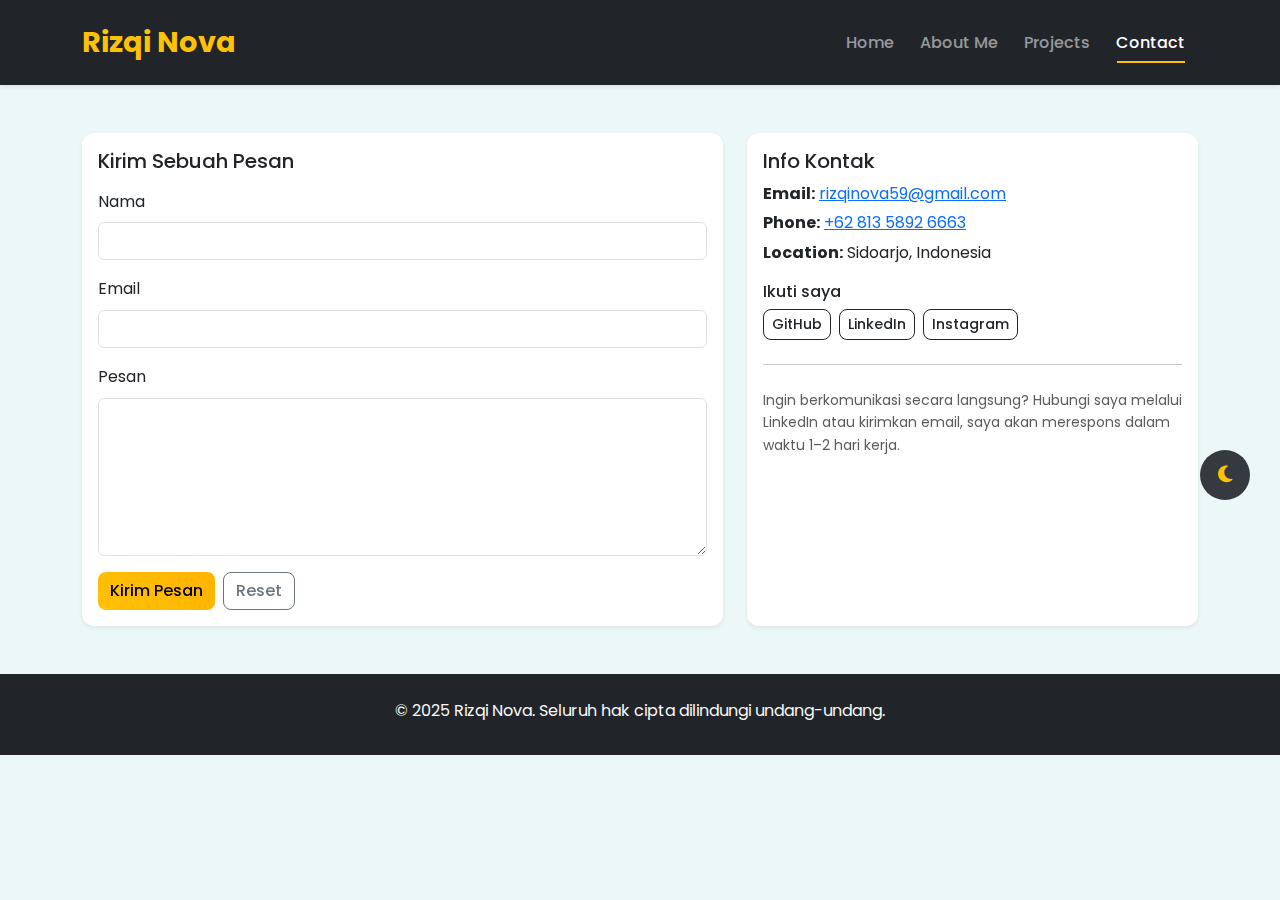
<file: contact.html>
<!DOCTYPE html>
<html lang="id">
<head>
  <meta charset="utf-8" />
  <meta name="viewport" content="width=device-width,initial-scale=1" />
  <title>Contact - Rizqi Portofolio</title>
  <link href="https://cdn.jsdelivr.net/npm/bootstrap@5.3.2/dist/css/bootstrap.min.css" rel="stylesheet" />
  <link rel="stylesheet" href="https://cdnjs.cloudflare.com/ajax/libs/font-awesome/6.4.0/css/all.min.css" />
  <link rel="stylesheet" href="https://unpkg.com/aos@next/dist/aos.css" />
  <link rel="stylesheet" href="style.css" />
</head>
<body>
  <nav class="navbar navbar-expand-md navbar-dark bg-dark shadow-sm">
    <div class="container">
      <a class="navbar-brand fw-bold text-warning" href="index.html">Rizqi Nova</a>
      <button class="navbar-toggler" type="button" data-bs-toggle="collapse" data-bs-target="#mainNav"
        aria-controls="mainNav" aria-expanded="false" aria-label="Toggle navigation">
        <span class="navbar-toggler-icon"></span>
      </button>
      <div class="collapse navbar-collapse" id="mainNav">
        <ul class="navbar-nav ms-auto mb-2 mb-md-0 align-items-md-center">
          <li class="nav-item"><a class="nav-link" href="index.html">Home</a></li>
          <li class="nav-item"><a class="nav-link" href="about.html">About Me</a></li>
          <li class="nav-item"><a class="nav-link" href="project.html">Projects</a></li>
          <li class="nav-item"><a class="nav-link active" href="contact.html">Contact</a></li>
        </ul>
      </div>
    </div>
  </nav>

  <section class="py-5">
    <div class="container">
      <div class="row g-4">
        <div class="col-lg-7" data-aos="fade-right">
          <div class="card shadow-sm">
            <div class="card-body">
              <h5 class="card-title mb-3">Kirim Sebuah Pesan</h5>
              <form id="contactForm">
                <div class="mb-3">
                  <label for="name" class="form-label">Nama</label>
                  <input type="text" id="name" name="Name" class="form-control" required>
                </div>
                <div class="mb-3">
                  <label for="email" class="form-label">Email</label>
                  <input type="email" id="email" name="Email" class="form-control" required>
                </div>
                <div class="mb-3">
                  <label for="message" class="form-label">Pesan</label>
                  <textarea id="message" name="Message" rows="6" class="form-control" required></textarea>
                </div>

                <div class="d-flex gap-2">
                  <button type="submit" class="btn btn-warning">Kirim Pesan</button>
                  <button type="reset" class="btn btn-outline-secondary">Reset</button>
                </div>
              </form>
            </div>
          </div>
        </div>

        <div class="col-lg-5" data-aos="fade-left">
          <div class="card h-100 shadow-sm">
            <div class="card-body">
              <h5 class="card-title">Info Kontak</h5>
              <p class="mb-1"><strong>Email:</strong> <a href="mailto:rizqinova59@gmail.com">rizqinova59@gmail.com</a></p>
              <p class="mb-1"><strong>Phone:</strong> <a href="tel:+6281358926663">+62 813 5892 6663</a></p>
              <p class="mb-3"><strong>Location:</strong> Sidoarjo, Indonesia</p>

              <h6 class="mt-3">Ikuti saya</h6>
              <div class="d-flex gap-2">
                <a class="btn btn-outline-dark btn-sm" href="https://github.com/rizqi109" target="_blank">GitHub</a>
                <a class="btn btn-outline-dark btn-sm" href="https://linkedin.com/in/mohammad-rizqi-nova-triatmaja" target="_blank">LinkedIn</a>
                <a class="btn btn-outline-dark btn-sm" href="https://www.instagram.com/izqi_nta" target="_blank">Instagram</a>
              </div>

              <hr class="my-4">
              <p class="small text-muted">Ingin berkomunikasi secara langsung? Hubungi saya melalui LinkedIn atau kirimkan email, saya akan merespons dalam waktu 1–2 hari kerja.</p>
            </div>
          </div>
        </div>
      </div>
    </div>
  </section>

  <footer class="bg-dark text-light text-center py-4">
    <div class="container">
      <p class="mb-2">&copy; 2025 Rizqi Nova. Seluruh hak cipta dilindungi undang-undang.</p>
    </div>
  </footer>

  <button id="themeToggle" class="btn theme-toggle" title="Switch to Dark Mode">
    <i class="fas fa-moon"></i>
  </button>

  <script src="https://cdn.jsdelivr.net/npm/bootstrap@5.3.2/dist/js/bootstrap.bundle.min.js"></script>
  <script src="https://unpkg.com/aos@next/dist/aos.js"></script>
  <script src="script.js"></script>
</body>
</html>
</file>
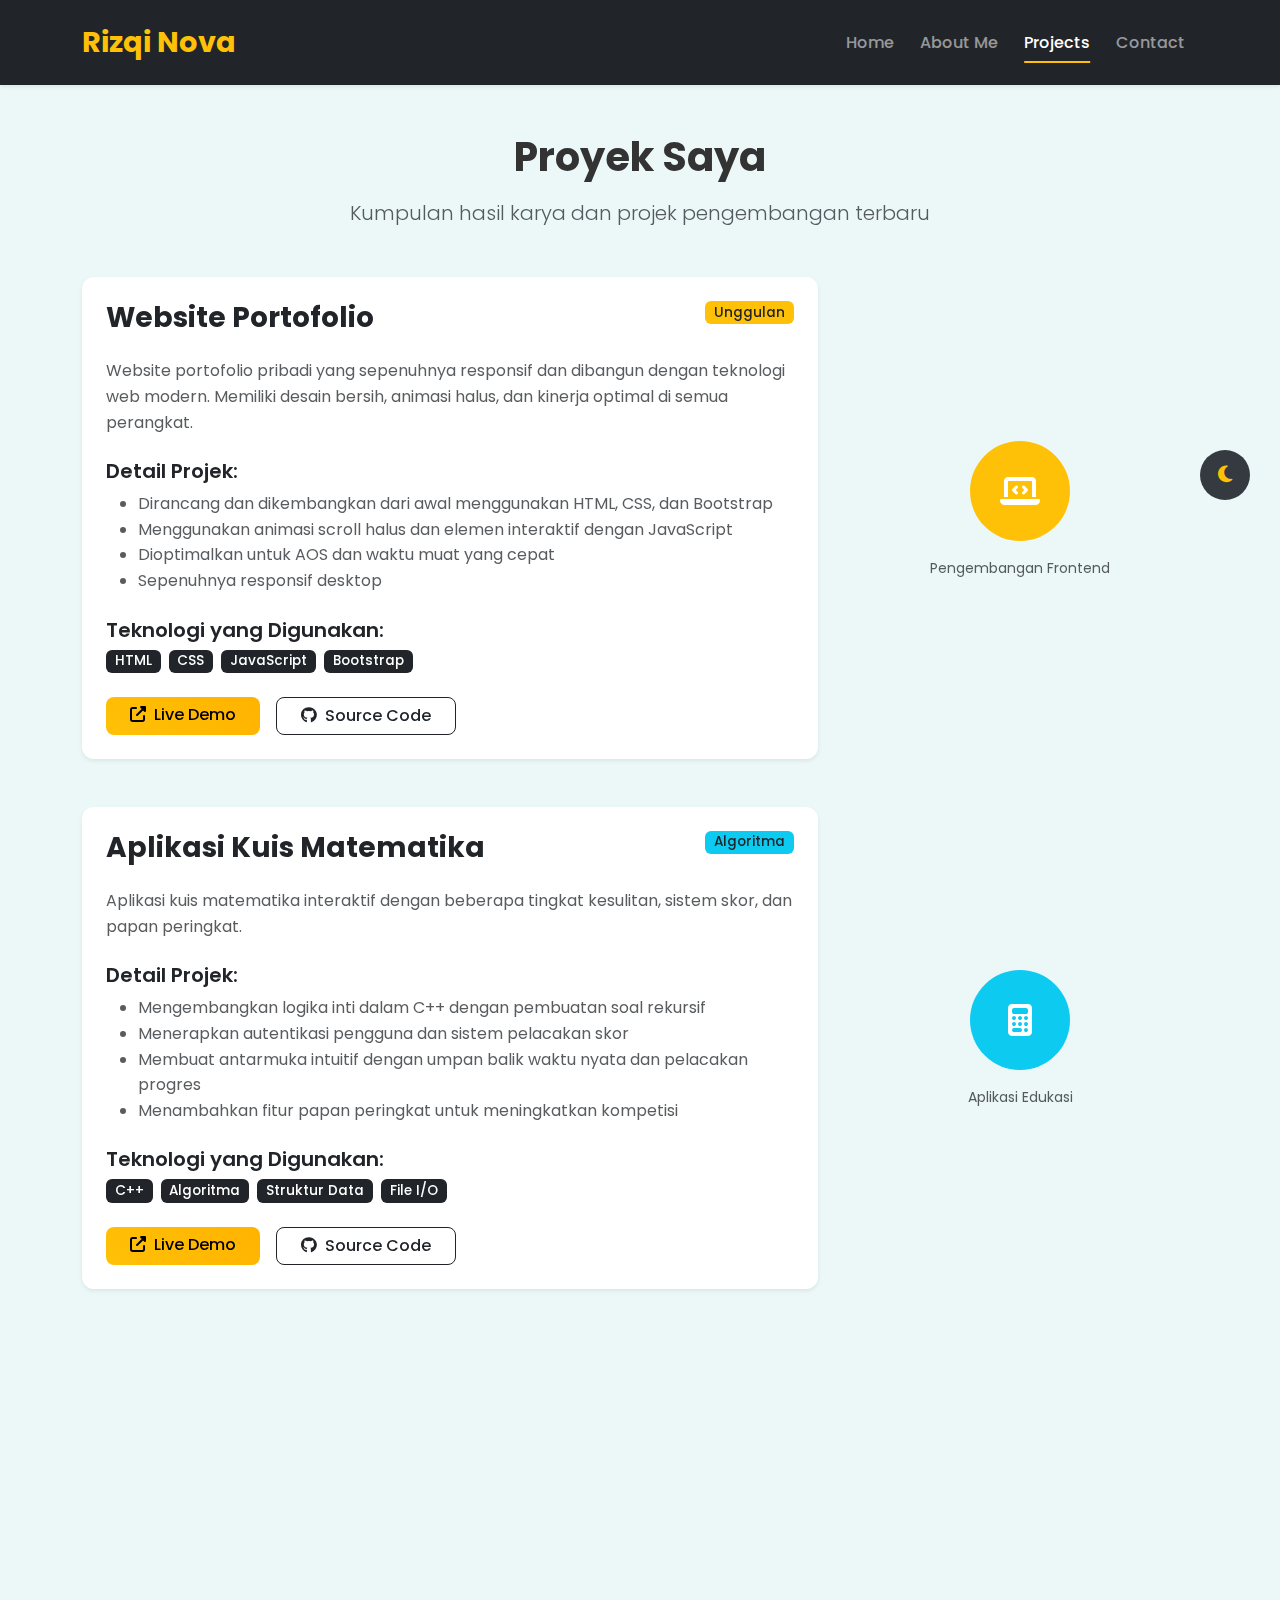
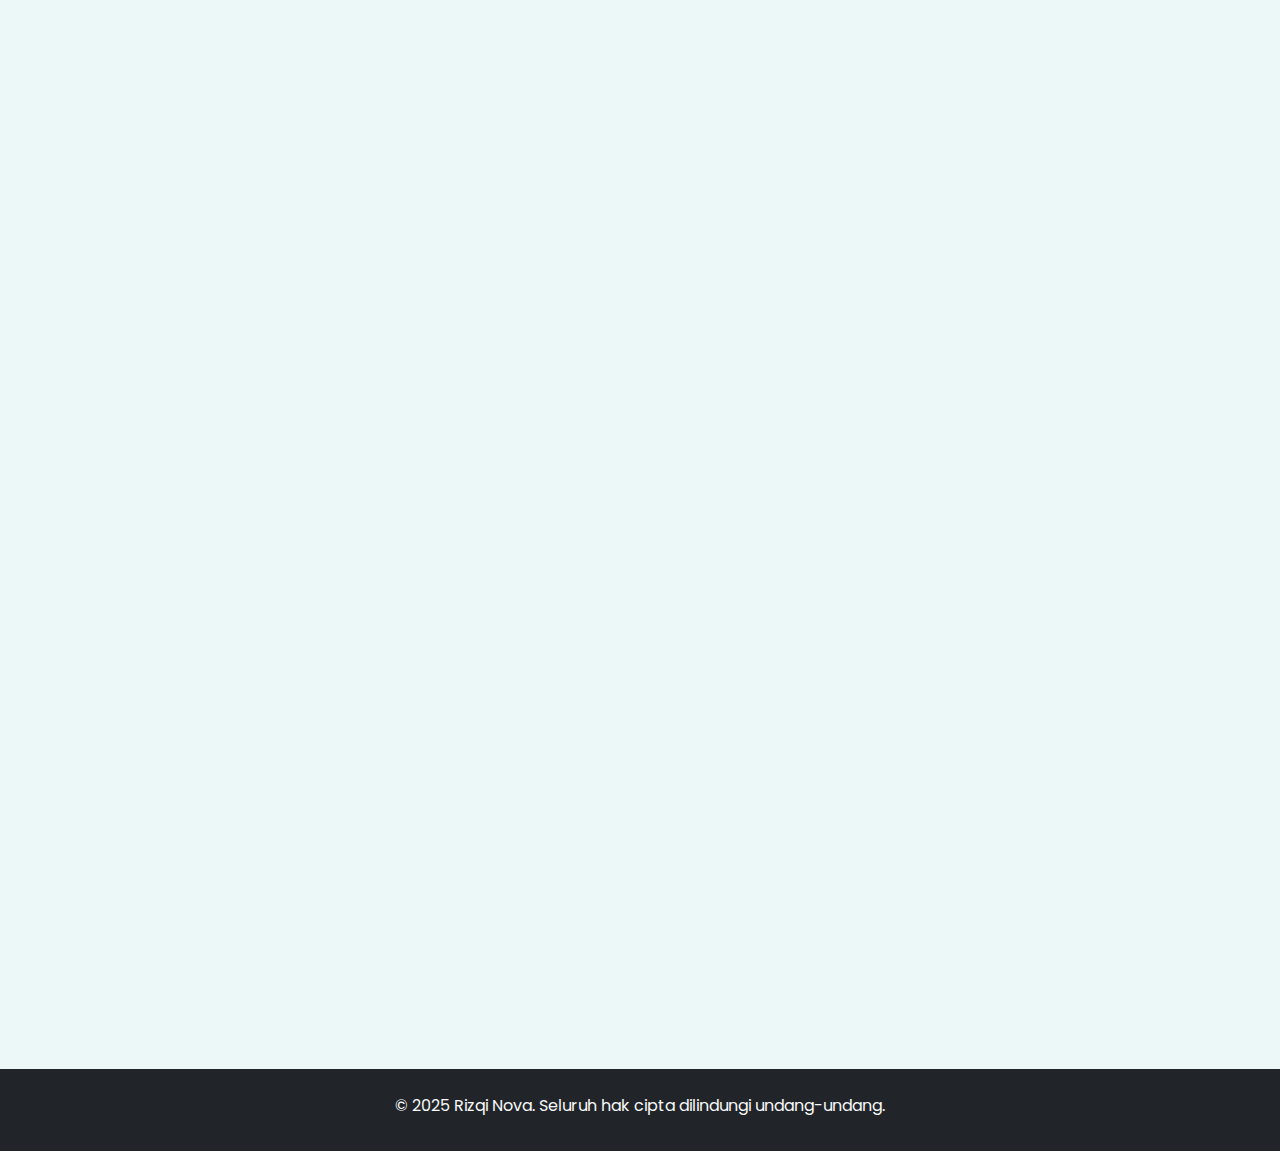
<file: project.html>
<!DOCTYPE html>
<html lang="id">
<head>
  <meta charset="UTF-8">
  <meta name="viewport" content="width=device-width, initial-scale=1.0">
  <title>Projek - Portofolio Rizqi</title>
  <link href="https://cdn.jsdelivr.net/npm/bootstrap@5.3.3/dist/css/bootstrap.min.css" rel="stylesheet">
  <link rel="stylesheet" href="https://cdnjs.cloudflare.com/ajax/libs/font-awesome/6.4.0/css/all.min.css">
  <link rel="stylesheet" href="style.css">
  <link href="https://unpkg.com/aos@2.3.1/dist/aos.css" rel="stylesheet">
</head>
<body>
  <nav class="navbar navbar-expand-md navbar-dark bg-dark shadow-sm">
    <div class="container">
      <a class="navbar-brand fw-bold text-warning" href="index.html">Rizqi Nova</a>
      <button class="navbar-toggler" type="button" data-bs-toggle="collapse" data-bs-target="#mainNav"
        aria-controls="mainNav" aria-expanded="false" aria-label="Navigasi">
        <span class="navbar-toggler-icon"></span>
      </button>
      <div class="collapse navbar-collapse" id="mainNav">
        <ul class="navbar-nav ms-auto mb-2 mb-md-0 align-items-md-center">
          <li class="nav-item"><a class="nav-link" href="index.html">Home</a></li>
          <li class="nav-item"><a class="nav-link" href="about.html">About Me</a></li>
          <li class="nav-item"><a class="nav-link active" href="project.html">Projects</a></li>
          <li class="nav-item"><a class="nav-link" href="contact.html">Contact</a></li>
        </ul>
      </div>
    </div>
  </nav>

  <section class="py-5" id="projects-top">
    <div class="container">
      <div class="text-center mb-5" data-aos="fade-up">
        <h1 class="fw-bold mb-3">Proyek Saya</h1>
        <p class="lead text-muted">Kumpulan hasil karya dan projek pengembangan terbaru</p>
      </div>

      <div class="row mb-5 align-items-center project-item" data-aos="fade-up" data-category="web">
        <div class="col-lg-8">
          <div class="card shadow-sm h-100 border-0">
            <div class="card-body p-4">
              <div class="d-flex justify-content-between align-items-start mb-3">
                <h3 class="card-title fw-bold text-dark">Website Portofolio</h3>
                <span class="badge bg-warning text-dark">Unggulan</span>
              </div>
              <p class="card-text text-muted mb-4">
                Website portofolio pribadi yang sepenuhnya responsif dan dibangun dengan teknologi web modern.
                Memiliki desain bersih, animasi halus, dan kinerja optimal di semua perangkat.
              </p>
              
              <h5 class="fw-semibold mb-2">Detail Projek:</h5>
              <ul class="text-muted mb-4">
                <li>Dirancang dan dikembangkan dari awal menggunakan HTML, CSS, dan Bootstrap </li>
                <li>Menggunakan animasi scroll halus dan elemen interaktif dengan JavaScript</li>
                <li>Dioptimalkan untuk AOS dan waktu muat yang cepat</li>
                <li>Sepenuhnya responsif desktop</li>
              </ul>
              
              <div class="mb-4">
                <h5 class="fw-semibold mb-2">Teknologi yang Digunakan:</h5>
                <div class="d-flex flex-wrap gap-2">
                  <span class="badge bg-dark">HTML</span>
                  <span class="badge bg-dark">CSS</span>
                  <span class="badge bg-dark">JavaScript</span>
                  <span class="badge bg-dark">Bootstrap</span>
                </div>
              </div>
              
              <div class="d-flex gap-3">
                <a href="#" class="btn btn-warning px-4">
                  <i class="fas fa-external-link-alt me-2"></i>Live Demo
                </a>
                <a href="#" class="btn btn-outline-dark px-4">
                  <i class="fab fa-github me-2"></i>Source Code
                </a>
              </div>
            </div>
          </div>
        </div>
        <div class="col-lg-4 text-center mt-4 mt-lg-0">
          <div class="project-icon bg-warning rounded-circle d-inline-flex align-items-center justify-content-center mb-3">
            <i class="fas fa-laptop-code text-white fa-2x"></i>
          </div>
          <p class="text-muted small">Pengembangan Frontend</p>
        </div>
      </div>

      <div class="row mb-5 align-items-center project-item" data-aos="fade-up" data-category="app">
        <div class="col-lg-8">
          <div class="card shadow-sm h-100 border-0">
            <div class="card-body p-4">
              <div class="d-flex justify-content-between align-items-start mb-3">
                <h3 class="card-title fw-bold text-dark">Aplikasi Kuis Matematika</h3>
                <span class="badge bg-info text-dark">Algoritma</span>
              </div>
              <p class="card-text text-muted mb-4">
                Aplikasi kuis matematika interaktif dengan beberapa tingkat kesulitan, 
                sistem skor, dan papan peringkat.
              </p>
              
              <h5 class="fw-semibold mb-2">Detail Projek:</h5>
              <ul class="text-muted mb-4">
                <li>Mengembangkan logika inti dalam C++ dengan pembuatan soal rekursif</li>
                <li>Menerapkan autentikasi pengguna dan sistem pelacakan skor</li>
                <li>Membuat antarmuka intuitif dengan umpan balik waktu nyata dan pelacakan progres</li>
                <li>Menambahkan fitur papan peringkat untuk meningkatkan kompetisi</li>
              </ul>
              
              <div class="mb-4">
                <h5 class="fw-semibold mb-2">Teknologi yang Digunakan:</h5>
                <div class="d-flex flex-wrap gap-2">
                  <span class="badge bg-dark">C++</span>
                  <span class="badge bg-dark">Algoritma</span>
                  <span class="badge bg-dark">Struktur Data</span>
                  <span class="badge bg-dark">File I/O</span>
                </div>
              </div>
              
              <div class="d-flex gap-3">
                <a href="#" class="btn btn-warning px-4">
                  <i class="fas fa-external-link-alt me-2"></i>Live Demo
                </a>
                <a href="#" class="btn btn-outline-dark px-4">
                  <i class="fab fa-github me-2"></i>Source Code
                </a>
              </div>
            </div>
          </div>
        </div>
        <div class="col-lg-4 text-center mt-4 mt-lg-0">
          <div class="project-icon bg-info rounded-circle d-inline-flex align-items-center justify-content-center mb-3">
            <i class="fas fa-calculator text-white fa-2x"></i>
          </div>
          <p class="text-muted small">Aplikasi Edukasi</p>
        </div>
      </div>

      <div class="row mb-5 align-items-center project-item" data-aos="fade-up" data-category="web">
        <div class="col-lg-8">
          <div class="card shadow-sm h-100 border-0">
            <div class="card-body p-4">
              <div class="d-flex justify-content-between align-items-start mb-3">
                <h3 class="card-title fw-bold text-dark">MatchLinker</h3>
                <span class="badge bg-danger">Algorithm/Social</span>
              </div>
              <p class="card-text text-muted mb-4">
                Aplikasi pencari jodoh berbasis C++ yang mensimulasikan sistem pencocokan pengguna berdasarkan preferensi dan kesamaan minat. Dirancang untuk melatih logika pemrograman dan penerapan struktur data dalam konteks dunia nyata.
              </p>
              
              <h5 class="fw-semibold mb-2">Detail Projek:</h5>
              <ul class="text-muted mb-4">
                <li>Menyediakan sistem akun pengguna (registrasi dan login) dengan penyimpanan data lokal menggunakan file.</li>
                <li>Fitur pencarian pasangan cocok (matchmaking) berdasarkan usia, lokasi, dan minat pengguna.</li>
                <li>Menggunakan struktur data array dan algoritma sorting untuk menampilkan hasil pencarian yang relevan.</li>
                <li>Dilengkapi dengan fitur pencarian cepat (search) dan filter berdasarkan hobi.</li>
                <li>Menerapkan fungsi rekursi sederhana untuk simulasi proses pencarian pasangan.</li>
              </ul>
              
              <div class="mb-4">
                <h5 class="fw-semibold mb-2">Teknologi yang Digunakan:</h5>
                <div class="d-flex flex-wrap gap-2">
                  <span class="badge bg-dark">C++</span>
                  <span class="badge bg-dark">File Handling</span>
                  <span class="badge bg-dark">Sorting Algoritm</span>
                  <span class="badge bg-dark">Searchingg Algorithm</span>
                  <span class="badge bg-dark">Recursive Function</span>
                </div>
              </div>
              
              <div class="d-flex gap-3">
                <a href="#" class="btn btn-warning px-4">
                  <i class="fas fa-external-link-alt me-2"></i>Live Demo
                </a>
                <a href="#" class="btn btn-outline-dark px-4">
                  <i class="fab fa-github me-2"></i>Source Code
                </a>
              </div>
            </div>
          </div>
        </div>
        <div class="col-lg-4 text-center mt-4 mt-lg-0">
          <div class="project-icon bg-danger text-light rounded-circle d-inline-flex align-items-center justify-content-center mb-3">
            <i class="fas fa-heart text-white fa-2x"></i>
          </div>
          <p class="text-muted small">Aplikasi Pencari Jodoh</p>
        </div>
      </div>

      <div class="row mb-5 align-items-center project-item" data-aos="fade-up" data-category="app">
        <div class="col-lg-8">
          <div class="card shadow-sm h-100 border-0">
            <div class="card-body p-4">
              <div class="d-flex justify-content-between align-items-start mb-3">
                <h3 class="card-title fw-bold text-dark">Website Kabupaten/Kota</h3>
                <span class="badge bg-secondary">Information</span>
              </div>
              <p class="card-text text-muted mb-4">
                Website informatif daerah yang menampilkan profil kota, destinasi wisata, dan kuliner khas secara menarik.
              </p>
              
              <h5 class="fw-semibold mb-2">Detail Projek:</h5>
              <ul class="text-muted mb-4">
                <li>Menyajikan halaman profil daerah yang berisi informasi umum, sejarah, dan potensi wilayah.</li>
                <li>Menampilkan daftar destinasi wisata lengkap dengan gambar dan deskripsi singkat.</li>
                <li>Menyediakan bagian kuliner khas (food destination) yang memuat makanan unggulan daerah.</li>
                <li>Dibangun menggunakan HTML, CSS, dan JavaScript dengan tampilan responsif untuk semua perangkat.</li>
              </ul>

              
              <div class="mb-4">
                <h5 class="fw-semibold mb-2">Teknologi yang Digunakan:</h5>
                <div class="d-flex flex-wrap gap-2">
                  <span class="badge bg-dark">JavaScript</span>
                  <span class="badge bg-dark">HTML</span>
                  <span class="badge bg-dark">CSS</span>
                  <span class="badge bg-dark">Responsive Design</span>
                </div>
              </div>
              
              <div class="d-flex gap-3">
                <a href="#" class="btn btn-warning px-4">
                  <i class="fas fa-external-link-alt me-2"></i>Live Demo
                </a>
                <a href="#" class="btn btn-outline-dark px-4">
                  <i class="fab fa-github me-2"></i>Source Code
                </a>
              </div>
            </div>
          </div>
        </div>
        <div class="col-lg-4 text-center mt-4 mt-lg-0">
          <div class="project-icon bg-secondary rounded-circle d-inline-flex align-items-center justify-content-center mb-3">
            <i class="fas fa-city text-white fa-2x"></i>
          </div>
          <p class="text-muted small">Website Informasi</p>
        </div>
      </div>

      <div class="text-center mt-5" data-aos="fade-up">
        <a href="#projects-top" class="btn btn-warning btn-lg px-5">
          <i class="fas fa-list me-2"></i>Lihat Semua Projek
        </a>
      </div>
    </div>
  </section>

  <footer class="bg-dark text-light text-center py-4">
    <div class="container">
      <p class="mb-2">&copy; 2025 Rizqi Nova. Seluruh hak cipta dilindungi undang-undang.</p>
    </div>
  </footer>

  <button id="themeToggle" class="btn theme-toggle" title="Beralih ke Mode Gelap">
    <i class="fas fa-moon"></i>
  </button>

  <script src="https://cdn.jsdelivr.net/npm/bootstrap@5.3.3/dist/js/bootstrap.bundle.min.js"></script>
  <script src="https://unpkg.com/aos@2.3.1/dist/aos.js"></script>
  <script src="script.js"></script>
</body>
</html>
</file>
<file: style.css>
@import url('https://fonts.googleapis.com/css2?family=Poppins:wght@300;400;500;600;700&display=swap');

:root {
  --primary-color: #ffc107;
  --dark-bg: #343a40;
  --light-bg: #ecf7f7;
  --text-dark: #333;
  --text-light: #e0e0e0;
  --shadow: 0 15px 30px rgba(0, 0, 0, 0.15);
  --border-radius: 12px;
  --card-bg-dark: #2d2d2d;
  --card-border-dark: #404040;
  --text-muted-dark: #b0b0b0;
}

body {
  font-family: 'Poppins', sans-serif;
  background-color: var(--light-bg);
  color: var(--text-dark);
  line-height: 1.6;
  transition: background-color 0.3s ease, color 0.3s ease;
}

.hero {
  background: linear-gradient(135deg, rgba(0, 0, 0, 0.7), rgba(0, 0, 0, 0.8)), url('banner.jpg') center/cover no-repeat;
  height: 90vh;
  display: flex;
  align-items: center;
}

.hero h1 {
  text-shadow: 2px 2px 8px rgba(0, 0, 0, 0.6);
}

.hero .lead {
  font-size: 1.25rem;
  max-width: 600px;
  margin: 0 auto;
}

.card {
  transition: transform 0.3s ease, box-shadow 0.3s ease;
  border: none;
  overflow: hidden;
  border-radius: var(--border-radius);
}

.card:hover {
  transform: translateY(-8px);
  box-shadow: var(--shadow);
}

.about-img {
  max-width: 100%;
  border: 4px solid var(--primary-color);
  transition: all 0.4s ease;
}

.about-img:hover {
  transform: scale(1.03);
  box-shadow: 0 15px 35px rgba(255, 193, 7, 0.2);
}

.badge {
  font-size: 0.85rem;
  font-weight: 500;
  transition: all 0.3s ease;
}

.badge:hover {
  transform: translateY(-2px);
}

.navbar {
  padding-top: 0.9rem;
  padding-bottom: 0.9rem;
  transition: background-color 0.3s ease;
}

.navbar-brand {
  font-size: 1.8rem;
}

.navbar-nav .nav-link {
  font-weight: 500;
  position: relative;
  margin: 0 5px;
  text-decoration: none;
  border: none;
  outline: none;
  box-shadow: none;
  background: none;
}

.navbar-nav .nav-link::after {
  content: '';
  position: absolute;
  bottom: 0;
  left: 50%;
  width: 0;
  height: 2px;
  background: var(--primary-color);
  transition: all 0.3s ease;
  transform: translateX(-50%);
  opacity: 0;
}

.navbar-nav .nav-link:hover::after,
.navbar-nav .nav-link.active::after {
  width: 80%;
  opacity: 1;
}

.btn {
  font-weight: 500;
  border-radius: 8px;
  transition: all 0.3s ease;
}

.btn:hover {
  transform: translateY(-2px);
}

.btn-warning {
  background: linear-gradient(45deg, var(--primary-color), #ffb300);
  border: none;
  color: #000;
}

.btn-warning:hover {
  background: linear-gradient(45deg, #ffb300, #ff8f00);
  color: #000;
}

.modal-content {
  border: none;
  border-radius: var(--border-radius);
  overflow: hidden;
}

.modal-header {
  background: linear-gradient(135deg, var(--dark-bg), #495057);
  color: white;
  border-bottom: none;
}

html {
  scroll-behavior: smooth;
}

.text-warning {
  color: var(--primary-color);
}

.project-icon {
  width: 100px;
  height: 100px;
  transition: transform 0.3s ease;
}

.project-icon:hover {
  transform: scale(1.1);
}

.stat-card {
  transition: transform 0.3s ease, box-shadow 0.3s ease;
  border-radius: var(--border-radius);
  overflow: hidden;
}

.stat-card:hover {
  transform: translateY(-8px);
  box-shadow: var(--shadow);
}

.stat-icon {
  width: 80px;
  height: 80px;
  transition: transform 0.3s ease;
}

.stat-card:hover .stat-icon {
  transform: scale(1.1);
}

.stat-number {
  font-size: 2.5rem;
  background: linear-gradient(45deg, var(--dark-bg), #495057);
  -webkit-background-clip: text;
  -webkit-text-fill-color: transparent;
  background-clip: text;
}

.project-home-card {
  transition: transform 0.3s ease, box-shadow 0.3s ease;
  border-radius: var(--border-radius);
  overflow: hidden;
}

.project-home-card:hover {
  transform: translateY(-8px);
  box-shadow: var(--shadow);
}

.project-icon-home {
  width: 80px;
  height: 80px;
  transition: transform 0.3s ease;
}

.project-home-card:hover .project-icon-home {
  transform: scale(1.1);
}

body.dark-mode {
  background-color: #1a1a1a;
  color: var(--text-light);
}

body.dark-mode .navbar {
  background: var(--dark-bg);
}

body.dark-mode .card {
  background-color: var(--card-bg-dark);
  color: var(--text-light);
  border: 1px solid var(--card-border-dark);
}

body.dark-mode .text-muted {
  color: var(--text-muted-dark) !important;
}

body.dark-mode .text-dark {
  color: var(--text-light) !important;
}

body.dark-mode .btn-outline-dark {
  border-color: #666;
  color: var(--text-light);
}

body.dark-mode .btn-outline-dark:hover {
  background-color: #666;
  color: #fff;
}

body.dark-mode .bg-dark {
  background-color: var(--dark-bg) !important;
}

body.dark-mode footer {
  background-color: var(--dark-bg) !important;
}

body.dark-mode .card-title,
body.dark-mode .card-text,
body.dark-mode .fw-bold,
body.dark-mode .fw-semibold,
body.dark-mode h1,
body.dark-mode h2,
body.dark-mode h3,
body.dark-mode h4,
body.dark-mode h5,
body.dark-mode h6 {
  color: var(--text-light) !important;
}

body.dark-mode .stat-number {
  background: linear-gradient(45deg, var(--primary-color), #ffb300);
  -webkit-background-clip: text;
  -webkit-text-fill-color: transparent;
  background-clip: text;
}

body.dark-mode .stat-card .card-title,
body.dark-mode .stat-card .card-text,
body.dark-mode .project-home-card .card-title,
body.dark-mode .project-home-card .card-text {
  color: var(--text-light) !important;
}

body.dark-mode .lead {
  color: var(--text-muted-dark) !important;
}

body.dark-mode .modal-content {
  background-color: var(--card-bg-dark);
  color: var(--text-light);
}

body.dark-mode .modal-header,
body.dark-mode .modal-footer {
  border-color: var(--card-border-dark);
}

body.dark-mode .form-control {
  background-color: #fff !important;
  border-color: #dee2e6 !important;
  color: #000 !important;
}

body.dark-mode .form-control:focus {
  background-color: #fff !important;
  border-color: var(--primary-color) !important;
  color: #000 !important;
  box-shadow: 0 0 0 0.2rem rgba(255, 193, 7, 0.25) !important;
}

body.dark-mode .form-label {
  color: var(--text-light) !important;
}

body.dark-mode .form-control::placeholder {
  color: #6c757d !important;
}

body.dark-mode .badge.bg-secondary {
  background-color: #6c757d !important;
  color: var(--text-light);
}

body.dark-mode .badge.bg-dark {
  background-color: #495057 !important;
  color: var(--text-light);
}

body.dark-mode .btn-outline-secondary {
  color: var(--text-light);
  border-color: #6c757d;
}

body.dark-mode .btn-outline-secondary:hover {
  background-color: #6c757d;
  color: #fff;
}

.theme-toggle {
  position: fixed;
  top: 50%;
  right: 30px;
  z-index: 1000;
  width: 50px;
  height: 50px;
  border-radius: 50%;
  background: var(--dark-bg);
  border: none;
  color: var(--primary-color);
  font-size: 1.2rem;
  transition: all 0.3s ease;
}

.theme-toggle:hover {
  transform: rotate(30deg);
}

body.dark-mode .theme-toggle {
  background: var(--primary-color);
  color: var(--dark-bg);
}

.is-invalid {
  border-color: #dc3545;
}

.invalid-feedback {
  display: block;
}

.alert {
  border-radius: var(--border-radius);
  border: none;
}

@media (max-width: 768px) {
  .hero { 
    height: 70vh;
    text-align: center;
  }
  
  .hero h1 {
    font-size: 2rem;
  }
  
  .hero .lead {
    font-size: 1.1rem;
  }
  
  .about-img {
    max-width: 280px;
    margin-bottom: 2rem;
  }
  
  .stat-number {
    font-size: 2rem;
  }
  
  .stat-icon, .project-icon-home {
    width: 70px;
    height: 70px;
  }
  
  .stat-icon i, .project-icon-home i {
    font-size: 1.5rem;
  }
  
  .hero h1 {
    font-size: 2.5rem;
  }

  .theme-toggle {
    top: 80px;
    right: 20px;
    width: 45px;
    height: 45px;
  }
}

@media (max-width: 576px) {
  .hero {
    height: 60vh;
  }
  
  .display-4 {
    font-size: 1.8rem;
  }
  
  .btn-lg {
    padding: 0.75rem 1.5rem;
    font-size: 1rem;
  }
}

@media (max-width: 992px) {
  .project-icon {
    width: 80px;
    height: 80px;
  }
  
  .project-icon i {
    font-size: 1.5rem;
  }
}
</file>
